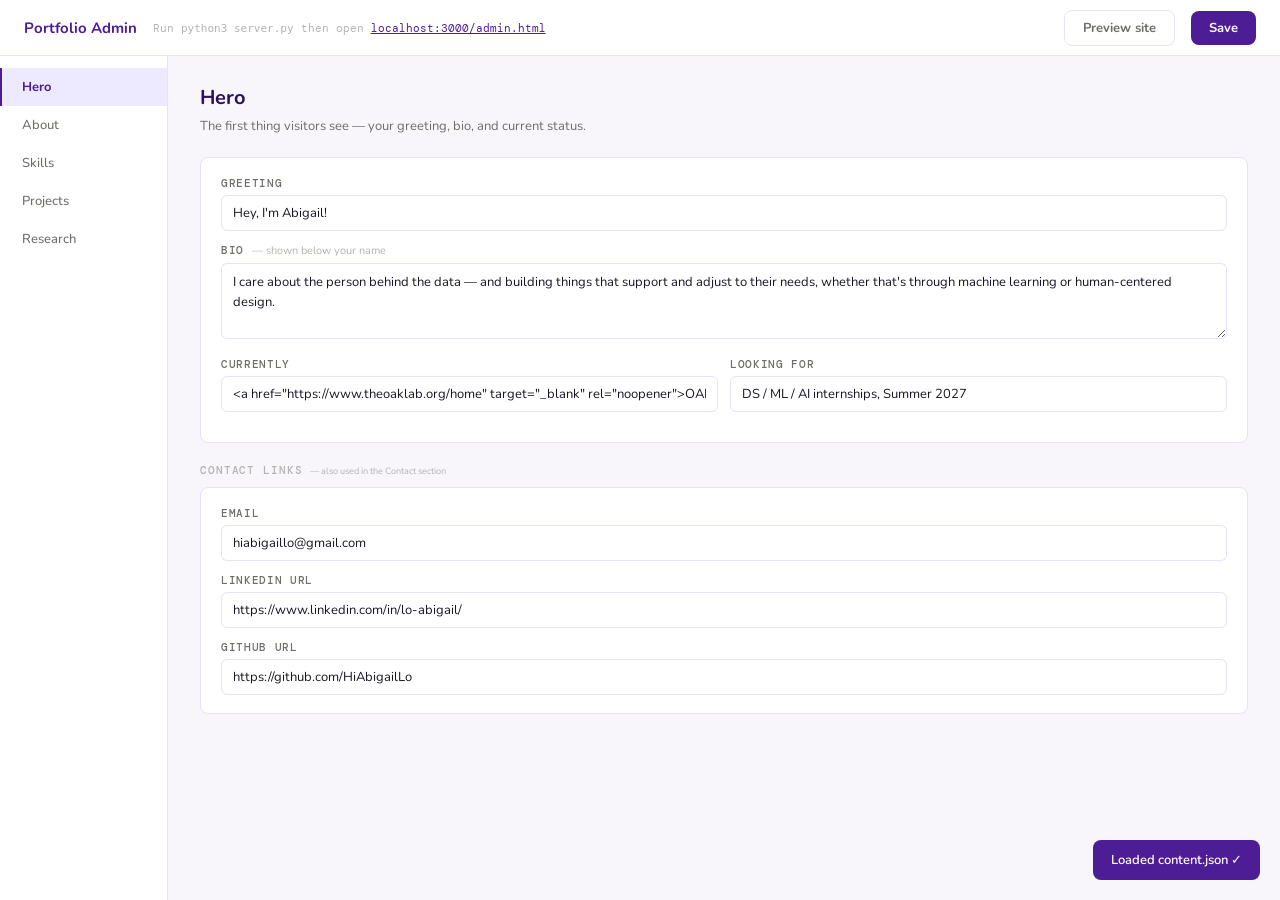
<file: admin.html>
<!DOCTYPE html>
<html lang="en">
<head>
  <meta charset="UTF-8" />
  <meta name="viewport" content="width=device-width, initial-scale=1.0" />
  <title>Portfolio Admin</title>
  <link rel="preconnect" href="https://fonts.googleapis.com" />
  <link rel="preconnect" href="https://fonts.gstatic.com" crossorigin />
  <link href="https://fonts.googleapis.com/css2?family=Nunito:wght@400;500;600;700&family=DM+Mono:wght@400;500&display=swap" rel="stylesheet" />
  <style>
    /* ── Reset & base ── */
    *, *::before, *::after { box-sizing: border-box; margin: 0; padding: 0; }

    :root {
      --purple:      #4C1D95;
      --purple-dim:  #EDE9FE;
      --border:      #E8E2F8;
      --bg:          #FFFFFF;
      --bg-alt:      #F8F5FB;
      --text:        #1A1523;
      --text-muted:  #6F6D69;
      --text-light:  #B5B3B0;
      --red:         #dc2626;
      --red-dim:     #fef2f2;
      --red-border:  #fecaca;
      --radius:      8px;
      --sans:        'Nunito', system-ui, sans-serif;
      --mono:        'DM Mono', monospace;
    }

    body {
      font-family: var(--sans);
      background: var(--bg-alt);
      color: var(--text);
      height: 100vh;
      display: flex;
      flex-direction: column;
      overflow: hidden;
    }

    /* ── Fixed top header ── */
    .header {
      display: flex;
      align-items: center;
      justify-content: space-between;
      padding: 0 24px;
      height: 56px;
      background: var(--bg);
      border-bottom: 1px solid var(--border);
      flex-shrink: 0;
      gap: 16px;
    }

    .header__logo {
      font-weight: 700;
      font-size: 15px;
      color: var(--purple);
      white-space: nowrap;
    }

    /* instructions shown in the header */
    .header__tip {
      font-family: var(--mono);
      font-size: 11px;
      color: var(--text-light);
      flex: 1;
    }

    .header__tip a { color: var(--purple); text-decoration: underline; }

    .header__preview {
      padding: 8px 18px;
      border-radius: var(--radius);
      border: 1.5px solid var(--border);
      font-family: var(--sans);
      font-weight: 700;
      font-size: 13px;
      color: var(--text-muted);
      white-space: nowrap;
      text-decoration: none;
      transition: all 0.15s;
    }
    .header__preview:hover { border-color: var(--purple); color: var(--purple); }

    .header__save {
      background: var(--purple);
      color: white;
      border: none;
      padding: 8px 18px;
      border-radius: var(--radius);
      font-family: var(--sans);
      font-weight: 700;
      font-size: 13px;
      cursor: pointer;
      white-space: nowrap;
      transition: opacity 0.15s;
    }
    .header__save:hover { opacity: 0.88; }

    /* ── Two-column layout ── */
    .layout {
      display: flex;
      flex: 1;
      overflow: hidden;
    }

    /* ── Left sidebar tabs ── */
    .sidebar {
      width: 168px;
      background: var(--bg);
      border-right: 1px solid var(--border);
      padding: 12px 0;
      flex-shrink: 0;
      overflow-y: auto;
    }

    .sidebar-tab {
      display: block;
      width: 100%;
      padding: 10px 20px;
      text-align: left;
      background: none;
      border: none;
      border-left: 2px solid transparent;
      font-family: var(--sans);
      font-size: 13px;
      font-weight: 500;
      color: var(--text-muted);
      cursor: pointer;
      transition: all 0.12s;
    }
    .sidebar-tab:hover { color: var(--text); background: var(--bg-alt); }
    .sidebar-tab.active {
      color: var(--purple);
      border-left-color: var(--purple);
      background: var(--purple-dim);
      font-weight: 700;
    }

    /* ── Main content area ── */
    .content {
      flex: 1;
      overflow-y: auto;
      padding: 28px 32px 48px;
    }

    /* ── Panels ── */
    .panel { display: none; }
    .panel.active { display: block; }

    .panel__title {
      font-size: 20px;
      font-weight: 700;
      color: #2B1060;
      margin-bottom: 6px;
    }

    .panel__desc {
      font-size: 13px;
      color: var(--text-muted);
      margin-bottom: 20px;
      line-height: 1.5;
    }

    /* label used between groups of cards */
    .group-label {
      font-family: var(--mono);
      font-size: 11px;
      font-weight: 500;
      color: var(--text-light);
      text-transform: uppercase;
      letter-spacing: 0.08em;
      margin: 20px 0 10px;
    }
    .group-label:first-of-type { margin-top: 0; }

    /* ── Cards ── */
    .card {
      background: var(--bg);
      border: 1px solid var(--border);
      border-radius: var(--radius);
      padding: 18px 20px;
      margin-bottom: 12px;
    }

    .card__header {
      display: flex;
      align-items: center;
      justify-content: space-between;
      margin-bottom: 14px;
    }

    .card__title {
      font-size: 13px;
      font-weight: 700;
      color: var(--text);
    }

    .card__actions { display: flex; gap: 6px; }

    /* ── Form fields ── */
    .field { margin-bottom: 12px; }
    .field:last-child { margin-bottom: 0; }

    .field label {
      display: block;
      font-family: var(--mono);
      font-size: 11px;
      font-weight: 500;
      color: var(--text-muted);
      text-transform: uppercase;
      letter-spacing: 0.06em;
      margin-bottom: 5px;
    }

    .field label small {
      font-family: var(--sans);
      font-size: 11px;
      color: var(--text-light);
      text-transform: none;
      letter-spacing: 0;
      font-weight: 400;
    }

    .field input,
    .field textarea {
      width: 100%;
      padding: 8px 11px;
      border: 1.5px solid var(--border);
      border-radius: 6px;
      font-family: var(--sans);
      font-size: 13px;
      color: var(--text);
      background: var(--bg);
      outline: none;
      transition: border-color 0.15s;
    }
    .field input:focus,
    .field textarea:focus { border-color: var(--purple); }

    .field textarea {
      min-height: 76px;
      resize: vertical;
      line-height: 1.55;
    }

    /* two fields side by side */
    .field-row {
      display: grid;
      grid-template-columns: 1fr 1fr;
      gap: 12px;
      margin-bottom: 12px;
    }
    .field-row .field { margin-bottom: 0; }

    /* ── Small buttons ── */
    .btn-xs {
      padding: 4px 10px;
      border-radius: 4px;
      border: 1.5px solid var(--border);
      background: var(--bg);
      font-size: 11px;
      font-family: var(--sans);
      font-weight: 700;
      cursor: pointer;
      color: var(--text-muted);
      transition: all 0.12s;
    }
    .btn-xs:hover { border-color: var(--purple); color: var(--purple); }
    .btn-xs.danger { color: var(--red); border-color: var(--red-border); }
    .btn-xs.danger:hover { background: var(--red-dim); border-color: var(--red); }

    /* dashed add button */
    .btn-add {
      display: inline-flex;
      align-items: center;
      gap: 6px;
      padding: 8px 14px;
      border-radius: var(--radius);
      border: 1.5px dashed var(--border);
      background: transparent;
      font-size: 12px;
      font-family: var(--sans);
      font-weight: 700;
      cursor: pointer;
      color: var(--text-muted);
      transition: all 0.12s;
      margin-top: 4px;
    }
    .btn-add:hover {
      border-color: var(--purple);
      color: var(--purple);
      background: var(--purple-dim);
    }

    /* ── Skill item rows ── */
    .skill-items { margin-bottom: 8px; }

    .skill-item-row {
      display: flex;
      align-items: center;
      gap: 6px;
      margin-bottom: 6px;
    }
    .skill-item-row input[name="item-text"] { flex: 1; }
    .skill-item-row input[name="item-sub"]  { flex: 1.5; }

    /* ── Toast notification ── */
    .toast {
      position: fixed;
      bottom: 20px;
      right: 20px;
      background: var(--purple);
      color: white;
      padding: 11px 18px;
      border-radius: var(--radius);
      font-size: 13px;
      font-weight: 600;
      opacity: 0;
      transform: translateY(6px);
      transition: all 0.2s;
      pointer-events: none;
      z-index: 999;
      max-width: 340px;
      line-height: 1.4;
    }
    .toast.show { opacity: 1; transform: translateY(0); }

    /* ── Tag chip input ── */
    .tag-input {
      display: flex;
      flex-wrap: wrap;
      align-items: center;
      gap: 4px;
      padding: 5px 8px;
      border: 1.5px solid var(--border);
      border-radius: 6px;
      cursor: text;
      min-height: 38px;
      background: var(--bg);
      transition: border-color 0.15s;
    }
    .tag-input:focus-within { border-color: var(--purple); }

    .tag-chip {
      display: inline-flex;
      align-items: center;
      gap: 4px;
      background: var(--purple-dim);
      color: var(--purple);
      font-family: var(--mono);
      font-size: 11px;
      text-transform: uppercase;
      letter-spacing: 0.06em;
      padding: 3px 7px;
      border-radius: 4px;
    }
    .tag-chip__remove {
      background: none;
      border: none;
      cursor: pointer;
      color: var(--purple);
      font-size: 14px;
      line-height: 1;
      padding: 0;
      opacity: 0.5;
      transition: opacity 0.1s;
    }
    .tag-chip__remove:hover { opacity: 1; }

    .tag-input__field {
      border: none;
      outline: none;
      font-family: var(--sans);
      font-size: 13px;
      color: var(--text);
      background: transparent;
      min-width: 90px;
      flex: 1;
      padding: 2px 4px;
    }
    .tag-input__field::placeholder { color: var(--text-light); }
  </style>
</head>
<body>

  <!-- Fixed header with save button -->
  <header class="header">
    <div class="header__logo">Portfolio Admin</div>
    <div class="header__tip">
      Run <code>python3 server.py</code> then open
      <a href="http://localhost:3000/admin.html" target="_blank">localhost:3000/admin.html</a>
    </div>
    <a href="http://localhost:3000" target="_blank" class="header__preview">Preview site</a>
    <button class="header__save" id="save-btn">Save</button>
  </header>

  <div class="layout">

    <!-- Section tabs -->
    <nav class="sidebar">
      <button class="sidebar-tab active" data-panel="hero">Hero</button>
      <button class="sidebar-tab" data-panel="about">About</button>
      <button class="sidebar-tab" data-panel="skills">Skills</button>
      <button class="sidebar-tab" data-panel="projects">Projects</button>
      <button class="sidebar-tab" data-panel="research">Research</button>
    </nav>

    <main class="content">

      <!-- ── HERO PANEL ──────────────────────────────────────── -->
      <div id="panel-hero" class="panel active">
        <h2 class="panel__title">Hero</h2>
        <p class="panel__desc">The first thing visitors see — your greeting, bio, and current status.</p>

        <div class="card">
          <div class="field">
            <label>Greeting</label>
            <input type="text" id="h-greeting" placeholder="Hey, I'm Abigail!" />
          </div>
          <div class="field">
            <label>Bio <small>— shown below your name</small></label>
            <textarea id="h-bio"></textarea>
          </div>
          <div class="field-row">
            <div class="field">
              <label>Currently</label>
              <input type="text" id="h-currently" placeholder="Research Assistant, OAK Lab" />
            </div>
            <div class="field">
              <label>Looking for</label>
              <input type="text" id="h-lookingFor" placeholder="DS / ML / AI internships, Summer 2027" />
            </div>
          </div>
        </div>

        <div class="group-label">Contact Links <small style="font-family:var(--sans);text-transform:none;font-weight:400;letter-spacing:0"> — also used in the Contact section</small></div>
        <div class="card">
          <div class="field">
            <label>Email</label>
            <input type="email" id="h-email" placeholder="hiabigaillo@gmail.com" />
          </div>
          <div class="field">
            <label>LinkedIn URL</label>
            <input type="url" id="h-linkedin" placeholder="https://www.linkedin.com/in/lo-abigail/" />
          </div>
          <div class="field">
            <label>GitHub URL</label>
            <input type="url" id="h-github" placeholder="https://github.com/HiAbigailLo" />
          </div>
        </div>
      </div>

      <!-- ── ABOUT PANEL ─────────────────────────────────────── -->
      <div id="panel-about" class="panel">
        <h2 class="panel__title">About</h2>
        <p class="panel__desc">Professional bio paragraphs, fun facts, and carousel photos shown in the expandable section.</p>

        <div class="group-label">Professional Paragraphs</div>
        <div id="about-paras"></div>
        <button class="btn-add" onclick="addParagraph()">+ Add Paragraph</button>

        <div class="group-label" style="margin-top:20px">Fun Facts</div>
        <div id="about-facts"></div>
        <button class="btn-add" onclick="addFunFact()">+ Add Fun Fact</button>

        <div class="group-label" style="margin-top:20px">Carousel Photos</div>
        <p class="panel__desc" style="margin-bottom:12px">Drop photos into the <code style="font-family:var(--mono);font-size:12px">photos/</code> folder and enter the filename (e.g. <code style="font-family:var(--mono);font-size:12px">photos/sf.png</code>).</p>
        <div id="about-carousel-admin"></div>
        <button class="btn-add" onclick="addCarouselPhoto()">+ Add Photo</button>
      </div>

      <!-- ── SKILLS PANEL ────────────────────────────────────── -->
      <div id="panel-skills" class="panel">
        <h2 class="panel__title">Skills</h2>
        <p class="panel__desc">Three columns by default. The sub-text field (second column) is optional — use it for library names under a language.</p>

        <div id="skills-groups"></div>
        <button class="btn-add" onclick="addSkillGroup()">+ Add Skill Group</button>
      </div>

      <!-- ── PROJECTS PANEL ──────────────────────────────────── -->
      <div id="panel-projects" class="panel">
        <h2 class="panel__title">Projects</h2>
        <p class="panel__desc">
          To add an image: place the file in your website folder, then type the filename below (e.g. <code style="font-family:var(--mono);font-size:12px">website.png</code>).
          Leave blank to show a purple placeholder. Use ↑ ↓ to reorder cards.
        </p>

        <div id="projects-list"></div>
        <button class="btn-add" onclick="addProject()">+ Add Project</button>
      </div>

      <!-- ── RESEARCH PANEL ──────────────────────────────────── -->
      <div id="panel-research" class="panel">
        <h2 class="panel__title">Research</h2>
        <p class="panel__desc">Each entry gets its own poster + details block on the site. Add a new entry for each paper or poster.</p>

        <div id="research-list-admin"></div>
        <button class="btn-add" onclick="addResearch()">+ Add Research Entry</button>
      </div>

    </main>
  </div>

  <!-- Toast notification -->
  <div id="toast" class="toast"></div>

  <script>
    // ── Tab switching ─────────────────────────────────────────────────────────
    document.querySelectorAll('.sidebar-tab').forEach(btn => {
      btn.addEventListener('click', () => {
        document.querySelectorAll('.sidebar-tab').forEach(b => b.classList.remove('active'));
        document.querySelectorAll('.panel').forEach(p => p.classList.remove('active'));
        btn.classList.add('active');
        document.getElementById('panel-' + btn.dataset.panel).classList.add('active');
      });
    });

    // ── Load content.json on page load ────────────────────────────────────────
    async function loadContent() {
      try {
        const res = await fetch('content.json');
        if (!res.ok) throw new Error(res.status);
        const data = await res.json();
        populateHero(data.hero);
        populateAbout(data.about);
        populateSkills(data.skills);
        populateProjects(data.projects);
        populateResearch(data.research);
        showToast('Loaded content.json ✓');
      } catch (e) {
        showToast('Could not load content.json — make sure you\'re running python3 -m http.server 3000');
      }
    }


    // ── Hero ──────────────────────────────────────────────────────────────────
    function populateHero(h) {
      setVal('h-greeting', h.greeting);
      setVal('h-bio', h.bio);
      setVal('h-currently', h.currently);
      setVal('h-lookingFor', h.lookingFor);
      setVal('h-email', h.email);
      setVal('h-linkedin', h.linkedin);
      setVal('h-github', h.github);
    }

    // ── About ─────────────────────────────────────────────────────────────────
    function populateAbout(a) {
      const container = document.getElementById('about-paras');
      container.innerHTML = '';
      (a.professional || []).forEach((text, i) => {
        container.appendChild(makeParagraphEl(text, i));
      });

      const factsContainer = document.getElementById('about-facts');
      factsContainer.innerHTML = '';
      (a.funFacts || []).forEach(f => factsContainer.appendChild(makeFunFactEl(f)));

      const carouselContainer = document.getElementById('about-carousel-admin');
      carouselContainer.innerHTML = '';
      (a.carouselPhotos || []).forEach(src => carouselContainer.appendChild(makeCarouselPhotoEl(src)));
    }

    function makeFunFactEl(text) {
      const div = document.createElement('div');
      div.className = 'card fact-card';
      div.innerHTML = `
        <div class="field" style="display:flex;gap:8px;align-items:flex-start">
          <textarea name="fact" placeholder="🎤 Fun fact..." style="flex:1;min-height:60px">${esc(text)}</textarea>
          <button class="btn-xs danger" onclick="this.closest('.fact-card').remove()">Delete</button>
        </div>
      `;
      return div;
    }

    function addFunFact() {
      document.getElementById('about-facts').appendChild(makeFunFactEl(''));
    }

    function makeCarouselPhotoEl(photo) {
      const src     = typeof photo === 'string' ? photo : (photo?.src || '');
      const caption = typeof photo === 'string' ? '' : (photo?.caption || '');
      const div = document.createElement('div');
      div.className = 'card carousel-photo-card';
      div.innerHTML = `
        <div style="display:flex;gap:8px;align-items:flex-start">
          <div class="field" style="flex:1;display:flex;flex-direction:column;gap:6px">
            <input type="text" name="carousel-src" value="${esc(src)}" placeholder="photos/filename.jpg" />
            <input type="text" name="carousel-caption" value="${esc(caption)}" placeholder="Caption (optional)" />
          </div>
          <button class="btn-xs danger" style="margin-top:4px" onclick="this.closest('.carousel-photo-card').remove()">Delete</button>
        </div>
      `;
      return div;
    }

    function addCarouselPhoto() {
      document.getElementById('about-carousel-admin').appendChild(makeCarouselPhotoEl(''));
    }

    function makeParagraphEl(text, index) {
      const div = document.createElement('div');
      div.className = 'card para-card';
      div.innerHTML = `
        <div class="card__header">
          <span class="card__title">Paragraph ${index + 1}</span>
          <div class="card__actions">
            <button class="btn-xs danger" onclick="this.closest('.para-card').remove(); reindexParagraphs()">Delete</button>
          </div>
        </div>
        <div class="field">
          <textarea name="para" style="min-height:88px">${esc(text)}</textarea>
        </div>
      `;
      return div;
    }

    function addParagraph() {
      const container = document.getElementById('about-paras');
      container.appendChild(makeParagraphEl('', container.children.length));
    }

    function reindexParagraphs() {
      document.querySelectorAll('.para-card .card__title').forEach((el, i) => {
        el.textContent = `Paragraph ${i + 1}`;
      });
    }


    // ── Skills ────────────────────────────────────────────────────────────────
    function populateSkills(skills) {
      const container = document.getElementById('skills-groups');
      container.innerHTML = '';
      (skills || []).forEach((group, i) => {
        container.appendChild(makeSkillGroupEl(group));
      });
    }

    function makeSkillGroupEl(group) {
      const div = document.createElement('div');
      div.className = 'card skill-group';
      div.innerHTML = `
        <div class="card__header">
          <span class="card__title">Skill Group</span>
          <div class="card__actions">
            <button class="btn-xs danger" onclick="this.closest('.skill-group').remove()">Delete Group</button>
          </div>
        </div>
        <div class="field">
          <label>Group Name</label>
          <input type="text" name="group-name" value="${esc(group.name)}" />
        </div>
        <div class="field">
          <label>Items <small>— sub-text is optional (e.g. library names under Python)</small></label>
          <div class="skill-items">
            ${(group.items || []).map(item => makeSkillItemHTML(item)).join('')}
          </div>
          <button class="btn-add" onclick="addSkillItem(this)" style="margin-top:6px">+ Add Item</button>
        </div>
      `;
      return div;
    }

    function makeSkillItemHTML(item) {
      return `
        <div class="skill-item-row">
          <input type="text" name="item-text" placeholder="Skill name" value="${esc(item.text || '')}" />
          <input type="text" name="item-sub"  placeholder="Sub-text (optional)" value="${esc(item.sub || '')}" />
          <button class="btn-xs danger" onclick="this.closest('.skill-item-row').remove()">×</button>
        </div>
      `;
    }

    function addSkillItem(btn) {
      // btn is inside .field, sibling to .skill-items
      const container = btn.previousElementSibling;
      const wrap = document.createElement('div');
      wrap.innerHTML = makeSkillItemHTML({ text: '', sub: '' });
      container.appendChild(wrap.firstElementChild);
    }

    function addSkillGroup() {
      const container = document.getElementById('skills-groups');
      container.appendChild(makeSkillGroupEl({ name: 'New Group', items: [] }));
    }


    // ── Projects ──────────────────────────────────────────────────────────────
    function populateProjects(projects) {
      const container = document.getElementById('projects-list');
      container.innerHTML = '';
      (projects || []).forEach((p, i) => {
        container.appendChild(makeProjectEl(p, i));
      });
    }

    function makeProjectEl(p, index) {
      const div = document.createElement('div');
      div.className = 'card proj-card';
      div.innerHTML = `
        <div class="card__header">
          <span class="card__title">Project ${index + 1}</span>
          <div class="card__actions">
            <button class="btn-xs" title="Move up"   onclick="moveUp(this.closest('.proj-card'))">↑</button>
            <button class="btn-xs" title="Move down" onclick="moveDown(this.closest('.proj-card'))">↓</button>
            <button class="btn-xs danger" onclick="this.closest('.proj-card').remove(); reindexProjects()">Delete</button>
          </div>
        </div>
        <div class="field-row">
          <div class="field">
            <label>Title</label>
            <input type="text" name="title" value="${esc(p.title)}" />
          </div>
          <div class="field">
            <label>Tags <small>— press Enter or comma to add, Backspace to remove last</small></label>
            <div class="tag-input" onclick="this.querySelector('.tag-input__field').focus()">
              ${(p.tags || (p.tag ? [p.tag] : [])).map(t => `
                <span class="tag-chip" data-tag="${esc(t)}">${esc(t)}
                  <button type="button" class="tag-chip__remove" onclick="this.closest('.tag-chip').remove()">×</button>
                </span>`).join('')}
              <input class="tag-input__field" placeholder="Add tag..."
                onkeydown="handleTagKey(event, this)" />
            </div>
          </div>
        </div>
        <div class="field">
          <label>Description</label>
          <textarea name="desc">${esc(p.desc)}</textarea>
        </div>
        <div class="field-row">
          <div class="field">
            <label>Link URL</label>
            <input type="url" name="link" value="${esc(p.link)}" />
          </div>
          <div class="field">
            <label>Button Label</label>
            <input type="text" name="linkLabel" value="${esc(p.linkLabel)}" placeholder="View project →" />
          </div>
        </div>
        <div class="field">
          <label>Image filename <small>— e.g. website.png · leave blank for purple placeholder</small></label>
          <input type="text" name="image" value="${esc(p.image || '')}" placeholder="filename.png" />
        </div>
      `;
      return div;
    }

    function addProject() {
      const container = document.getElementById('projects-list');
      const idx = container.children.length;
      container.appendChild(makeProjectEl(
        { title: '', tags: [], desc: '', link: '', linkLabel: 'View project →', image: null },
        idx
      ));
    }

    function reindexProjects() {
      document.querySelectorAll('.proj-card .card__title').forEach((el, i) => {
        el.textContent = `Project ${i + 1}`;
      });
    }

    // move a card up or down in its parent
    // ── Tag chip input ────────────────────────────────────────────────────────
    function handleTagKey(e, input) {
      if (e.key === 'Enter' || e.key === ',') {
        e.preventDefault();
        const val = input.value.replace(/,/g, '').trim();
        if (val) {
          const chip = document.createElement('span');
          chip.className = 'tag-chip';
          chip.dataset.tag = val;
          chip.innerHTML = `${esc(val)}<button type="button" class="tag-chip__remove" onclick="this.closest('.tag-chip').remove()">×</button>`;
          input.parentNode.insertBefore(chip, input);
        }
        input.value = '';
      } else if (e.key === 'Backspace' && !input.value) {
        // remove the last chip when backspacing on empty input
        const prev = input.previousElementSibling;
        if (prev && prev.classList.contains('tag-chip')) prev.remove();
      }
    }

    function moveUp(el) {
      const prev = el.previousElementSibling;
      if (prev) el.parentNode.insertBefore(el, prev);
      reindexProjects();
    }
    function moveDown(el) {
      const next = el.nextElementSibling;
      if (next) el.parentNode.insertBefore(next, el);
      reindexProjects();
    }


    // ── Research ──────────────────────────────────────────────────────────────
    function populateResearch(research) {
      const container = document.getElementById('research-list-admin');
      container.innerHTML = '';
      (research || []).forEach((r, i) => {
        container.appendChild(makeResearchEl(r, i));
      });
    }

    function makeResearchEl(r, index) {
      const div = document.createElement('div');
      div.className = 'card research-entry';
      div.innerHTML = `
        <div class="card__header">
          <span class="card__title">Research Entry ${index + 1}</span>
          <div class="card__actions">
            <button class="btn-xs danger" onclick="this.closest('.research-entry').remove(); reindexResearch()">Delete</button>
          </div>
        </div>
        <div class="field-row">
          <div class="field">
            <label>Conference Badge <small>e.g. PNOMIX 2025</small></label>
            <input type="text" name="badge" value="${esc(r.badge)}" />
          </div>
          <div class="field">
            <label>Poster Link URL</label>
            <input type="url" name="posterLink" value="${esc(r.posterLink)}" placeholder="https://..." />
          </div>
        </div>
        <div class="field">
          <label>Title</label>
          <input type="text" name="title" value="${esc(r.title)}" />
        </div>
        <div class="field">
          <label>Authors <small>— shown in italics below the badge</small></label>
          <input type="text" name="authors" value="${esc(r.authors || '')}" placeholder="Abigail Lo, Firstname Lastname, ..." />
        </div>
        <div class="field">
          <label>Abstract / Description</label>
          <textarea name="desc">${esc(r.desc)}</textarea>
        </div>
        <div class="field">
          <label>Poster image filename <small>— leave blank for placeholder</small></label>
          <input type="text" name="posterImage" value="${esc(r.posterImage || '')}" placeholder="poster.png" />
        </div>
      `;
      return div;
    }

    function addResearch() {
      const container = document.getElementById('research-list-admin');
      container.appendChild(makeResearchEl(
        { badge: '', title: '', desc: '', posterLink: '#', posterImage: null },
        container.children.length
      ));
    }

    function reindexResearch() {
      document.querySelectorAll('.research-entry .card__title').forEach((el, i) => {
        el.textContent = `Research Entry ${i + 1}`;
      });
    }


    // ── Build and save ────────────────────────────────────────────────────────
    // reads all form values and assembles the content.json object

    function buildContent() {
      return {
        hero: {
          greeting:   getVal('h-greeting'),
          bio:        getVal('h-bio'),
          currently:  getVal('h-currently'),
          lookingFor: getVal('h-lookingFor'),
          email:      getVal('h-email'),
          linkedin:   getVal('h-linkedin'),
          github:     getVal('h-github')
        },
        about: {
          professional: [...document.querySelectorAll('.para-card textarea[name="para"]')]
            .map(el => el.value.trim())
            .filter(Boolean),
          funFacts: [...document.querySelectorAll('.fact-card textarea[name="fact"]')]
            .map(el => el.value.trim())
            .filter(Boolean),
          carouselPhotos: [...document.querySelectorAll('.carousel-photo-card')]
            .map(card => ({
              src:     card.querySelector('[name="carousel-src"]').value.trim(),
              caption: card.querySelector('[name="carousel-caption"]').value.trim()
            }))
            .filter(p => p.src)
        },
        skills: [...document.querySelectorAll('.skill-group')].map(g => ({
          name: g.querySelector('[name="group-name"]').value,
          items: [...g.querySelectorAll('.skill-item-row')].map(row => {
            const text = row.querySelector('[name="item-text"]').value.trim();
            const sub  = row.querySelector('[name="item-sub"]').value.trim();
            if (!text) return null;
            return sub ? { text, sub } : { text };
          }).filter(Boolean)
        })),
        projects: [...document.querySelectorAll('.proj-card')].map(c => ({
          title:     c.querySelector('[name="title"]').value,
          tags:      [...c.querySelectorAll('.tag-chip')].map(chip => chip.dataset.tag),
          desc:      c.querySelector('[name="desc"]').value,
          link:      c.querySelector('[name="link"]').value,
          linkLabel: c.querySelector('[name="linkLabel"]').value,
          image:     c.querySelector('[name="image"]').value.trim() || null
        })),
        research: [...document.querySelectorAll('.research-entry')].map(e => ({
          badge:       e.querySelector('[name="badge"]').value,
          title:       e.querySelector('[name="title"]').value,
          authors:     e.querySelector('[name="authors"]').value,
          desc:        e.querySelector('[name="desc"]').value,
          posterLink:  e.querySelector('[name="posterLink"]').value,
          posterImage: e.querySelector('[name="posterImage"]').value.trim() || null
        }))
      };
    }

    async function save() {
      const json = JSON.stringify(buildContent(), null, 2);
      try {
        // server.py exposes /save which writes content.json directly to disk
        const res = await fetch('/save', {
          method: 'POST',
          headers: { 'Content-Type': 'application/json' },
          body: json
        });
        if (!res.ok) throw new Error('server error');
        showToast('Saved to content.json ✓ — run firebase deploy when ready');
      } catch (e) {
        // fallback: download the file if not running server.py
        const blob = new Blob([json], { type: 'application/json' });
        const url  = URL.createObjectURL(blob);
        const a    = document.createElement('a');
        a.href = url; a.download = 'content.json'; a.click();
        URL.revokeObjectURL(url);
        showToast('Downloaded — switch to python3 server.py to save directly next time');
      }
    }

    document.getElementById('save-btn').addEventListener('click', save);


    // ── Utilities ─────────────────────────────────────────────────────────────
    function getVal(id) { return document.getElementById(id)?.value ?? ''; }
    function setVal(id, v) { const el = document.getElementById(id); if (el) el.value = v ?? ''; }

    // escape HTML entities so user text doesn't break form value attributes
    function esc(str) {
      return String(str || '')
        .replace(/&/g, '&amp;')
        .replace(/</g, '&lt;')
        .replace(/>/g, '&gt;')
        .replace(/"/g, '&quot;');
    }

    function showToast(msg) {
      const t = document.getElementById('toast');
      t.textContent = msg;
      t.classList.add('show');
      clearTimeout(t._timer);
      t._timer = setTimeout(() => t.classList.remove('show'), 3800);
    }


    // ── Init ──────────────────────────────────────────────────────────────────
    loadContent();
  </script>
</body>
</html>
</file>
